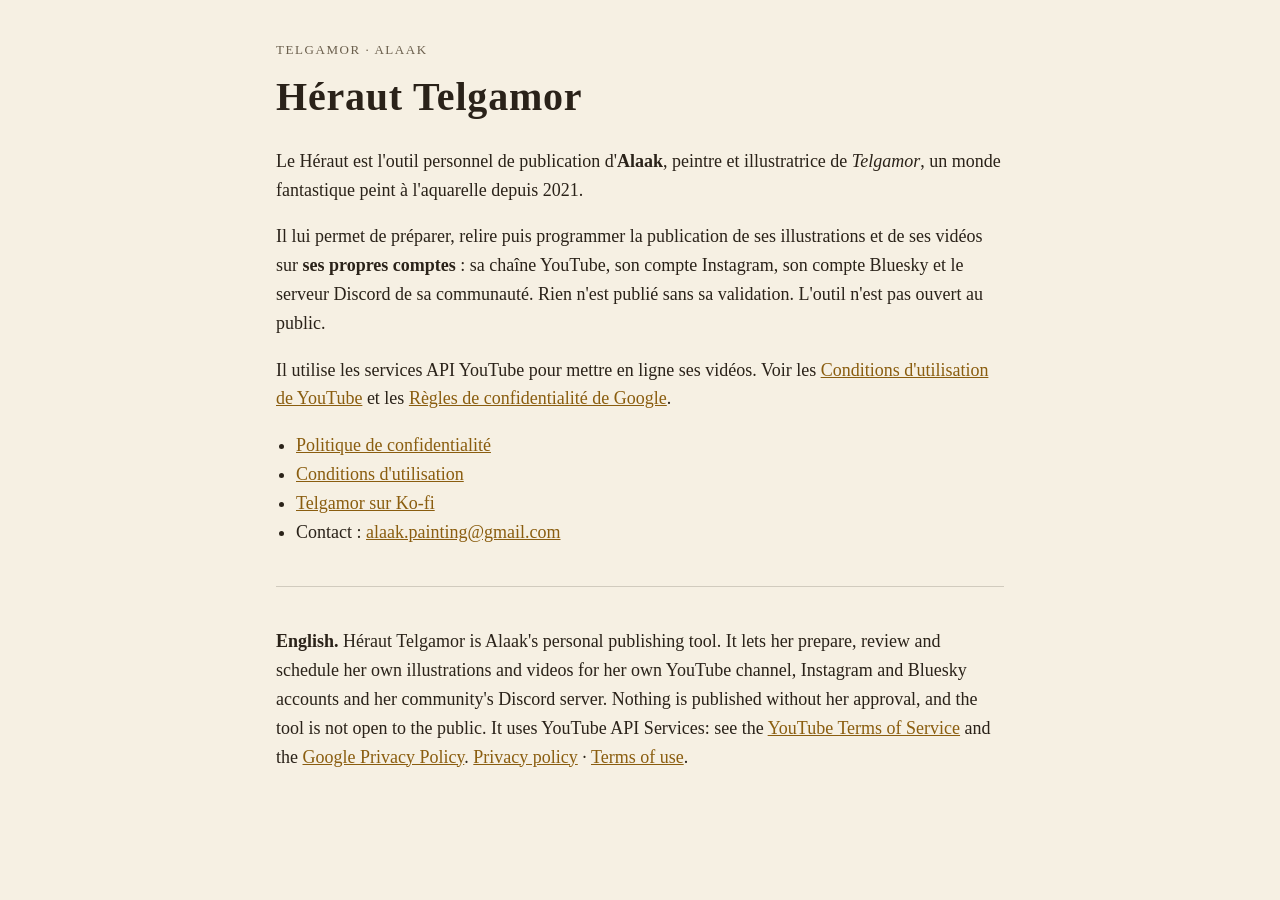
<file: index.html>
<!doctype html>
<html lang="fr">
<head>
<meta charset="utf-8">
<meta name="viewport" content="width=device-width, initial-scale=1">
<title>Héraut Telgamor</title>
<meta name="description" content="Le Héraut Telgamor publie les illustrations et vidéos d'Alaak sur ses propres comptes.">
<link rel="icon" href="icon-192.png" type="image/png">
<link rel="stylesheet" href="pages.css">
</head>
<body>
<main>
<p class="sur-titre">Telgamor · Alaak</p>
<h1>Héraut Telgamor</h1>
<p>Le Héraut est l'outil personnel de publication d'<strong>Alaak</strong>, peintre et illustratrice de <em>Telgamor</em>, un monde fantastique peint à l'aquarelle depuis 2021.</p>
<p>Il lui permet de préparer, relire puis programmer la publication de ses illustrations et de ses vidéos sur <strong>ses propres comptes</strong> : sa chaîne YouTube, son compte Instagram, son compte Bluesky et le serveur Discord de sa communauté. Rien n'est publié sans sa validation. L'outil n'est pas ouvert au public.</p>
<p>Il utilise les services API YouTube pour mettre en ligne ses vidéos. Voir les <a href="https://www.youtube.com/t/terms">Conditions d'utilisation de YouTube</a> et les <a href="https://policies.google.com/privacy">Règles de confidentialité de Google</a>.</p>
<ul class="liens">
<li><a href="confidentialite.html">Politique de confidentialité</a></li>
<li><a href="conditions.html">Conditions d'utilisation</a></li>
<li><a href="https://ko-fi.com/telgamor">Telgamor sur Ko-fi</a></li>
<li>Contact : <a href="mailto:alaak.painting@gmail.com">alaak.painting@gmail.com</a></li>
</ul>
<hr>
<p lang="en"><strong>English.</strong> Héraut Telgamor is Alaak's personal publishing tool. It lets her prepare, review and schedule her own illustrations and videos for her own YouTube channel, Instagram and Bluesky accounts and her community's Discord server. Nothing is published without her approval, and the tool is not open to the public. It uses YouTube API Services: see the <a href="https://www.youtube.com/t/terms">YouTube Terms of Service</a> and the <a href="https://policies.google.com/privacy">Google Privacy Policy</a>. <a href="confidentialite.html#english">Privacy policy</a> · <a href="conditions.html#english">Terms of use</a>.</p>
</main>
</body>
</html>
</file>
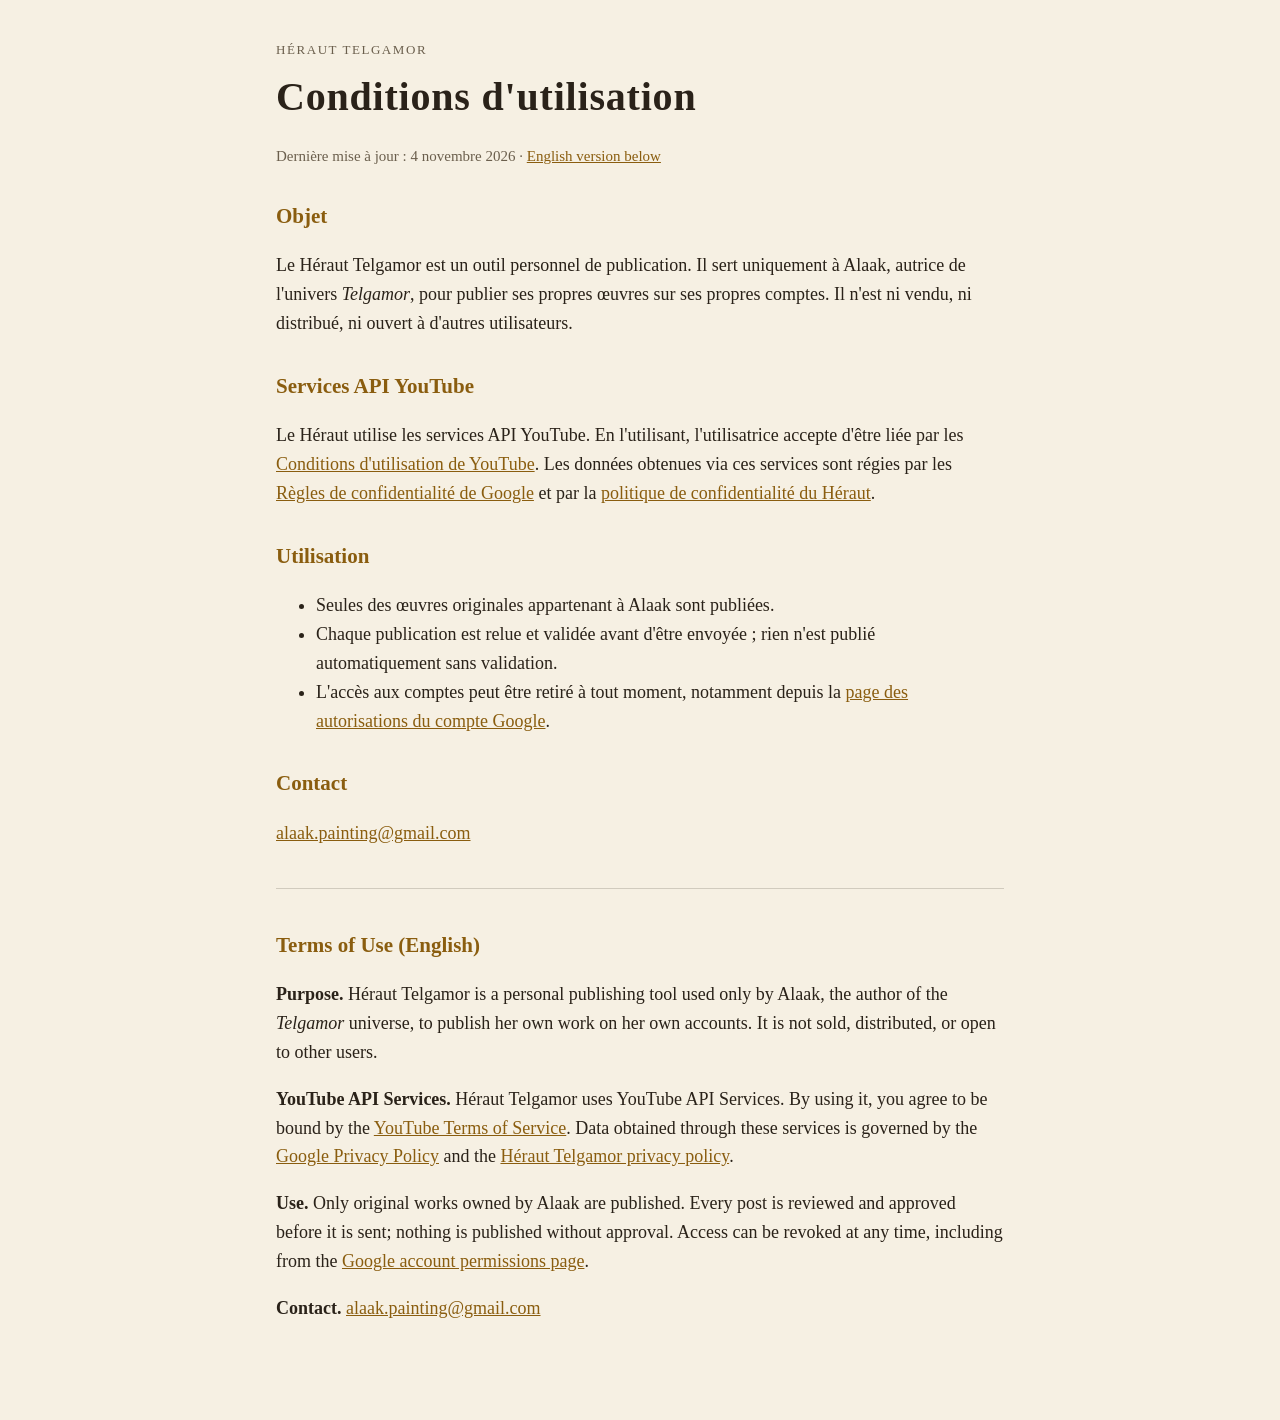
<file: conditions.html>
<!doctype html>
<html lang="fr">
<head>
<meta charset="utf-8">
<meta name="viewport" content="width=device-width, initial-scale=1">
<title>Conditions d'utilisation · Héraut Telgamor</title>
<meta name="description" content="Conditions d'utilisation du Héraut Telgamor, l'outil de publication personnel d'Alaak.">
<link rel="icon" href="icon-192.png" type="image/png">
<link rel="stylesheet" href="pages.css">
</head>
<body>
<main>
<p class="sur-titre"><a href="./">Héraut Telgamor</a></p>
<h1>Conditions d'utilisation</h1>
<p class="maj">Dernière mise à jour : 4 novembre 2026 · <a href="#english">English version below</a></p>

<h2>Objet</h2>
<p>Le Héraut Telgamor est un outil personnel de publication. Il sert uniquement à Alaak, autrice de l'univers <em>Telgamor</em>, pour publier ses propres œuvres sur ses propres comptes. Il n'est ni vendu, ni distribué, ni ouvert à d'autres utilisateurs.</p>

<h2>Services API YouTube</h2>
<p>Le Héraut utilise les services API YouTube. En l'utilisant, l'utilisatrice accepte d'être liée par les <a href="https://www.youtube.com/t/terms">Conditions d'utilisation de YouTube</a>. Les données obtenues via ces services sont régies par les <a href="https://policies.google.com/privacy">Règles de confidentialité de Google</a> et par la <a href="confidentialite.html">politique de confidentialité du Héraut</a>.</p>

<h2>Utilisation</h2>
<ul>
<li>Seules des œuvres originales appartenant à Alaak sont publiées.</li>
<li>Chaque publication est relue et validée avant d'être envoyée ; rien n'est publié automatiquement sans validation.</li>
<li>L'accès aux comptes peut être retiré à tout moment, notamment depuis la <a href="https://security.google.com/settings/security/permissions">page des autorisations du compte Google</a>.</li>
</ul>

<h2>Contact</h2>
<p><a href="mailto:alaak.painting@gmail.com">alaak.painting@gmail.com</a></p>

<hr>

<h2 id="english">Terms of Use (English)</h2>
<p><strong>Purpose.</strong> Héraut Telgamor is a personal publishing tool used only by Alaak, the author of the <em>Telgamor</em> universe, to publish her own work on her own accounts. It is not sold, distributed, or open to other users.</p>
<p><strong>YouTube API Services.</strong> Héraut Telgamor uses YouTube API Services. By using it, you agree to be bound by the <a href="https://www.youtube.com/t/terms">YouTube Terms of Service</a>. Data obtained through these services is governed by the <a href="https://policies.google.com/privacy">Google Privacy Policy</a> and the <a href="confidentialite.html#english">Héraut Telgamor privacy policy</a>.</p>
<p><strong>Use.</strong> Only original works owned by Alaak are published. Every post is reviewed and approved before it is sent; nothing is published without approval. Access can be revoked at any time, including from the <a href="https://security.google.com/settings/security/permissions">Google account permissions page</a>.</p>
<p><strong>Contact.</strong> <a href="mailto:alaak.painting@gmail.com">alaak.painting@gmail.com</a></p>
</main>
</body>
</html>
</file>
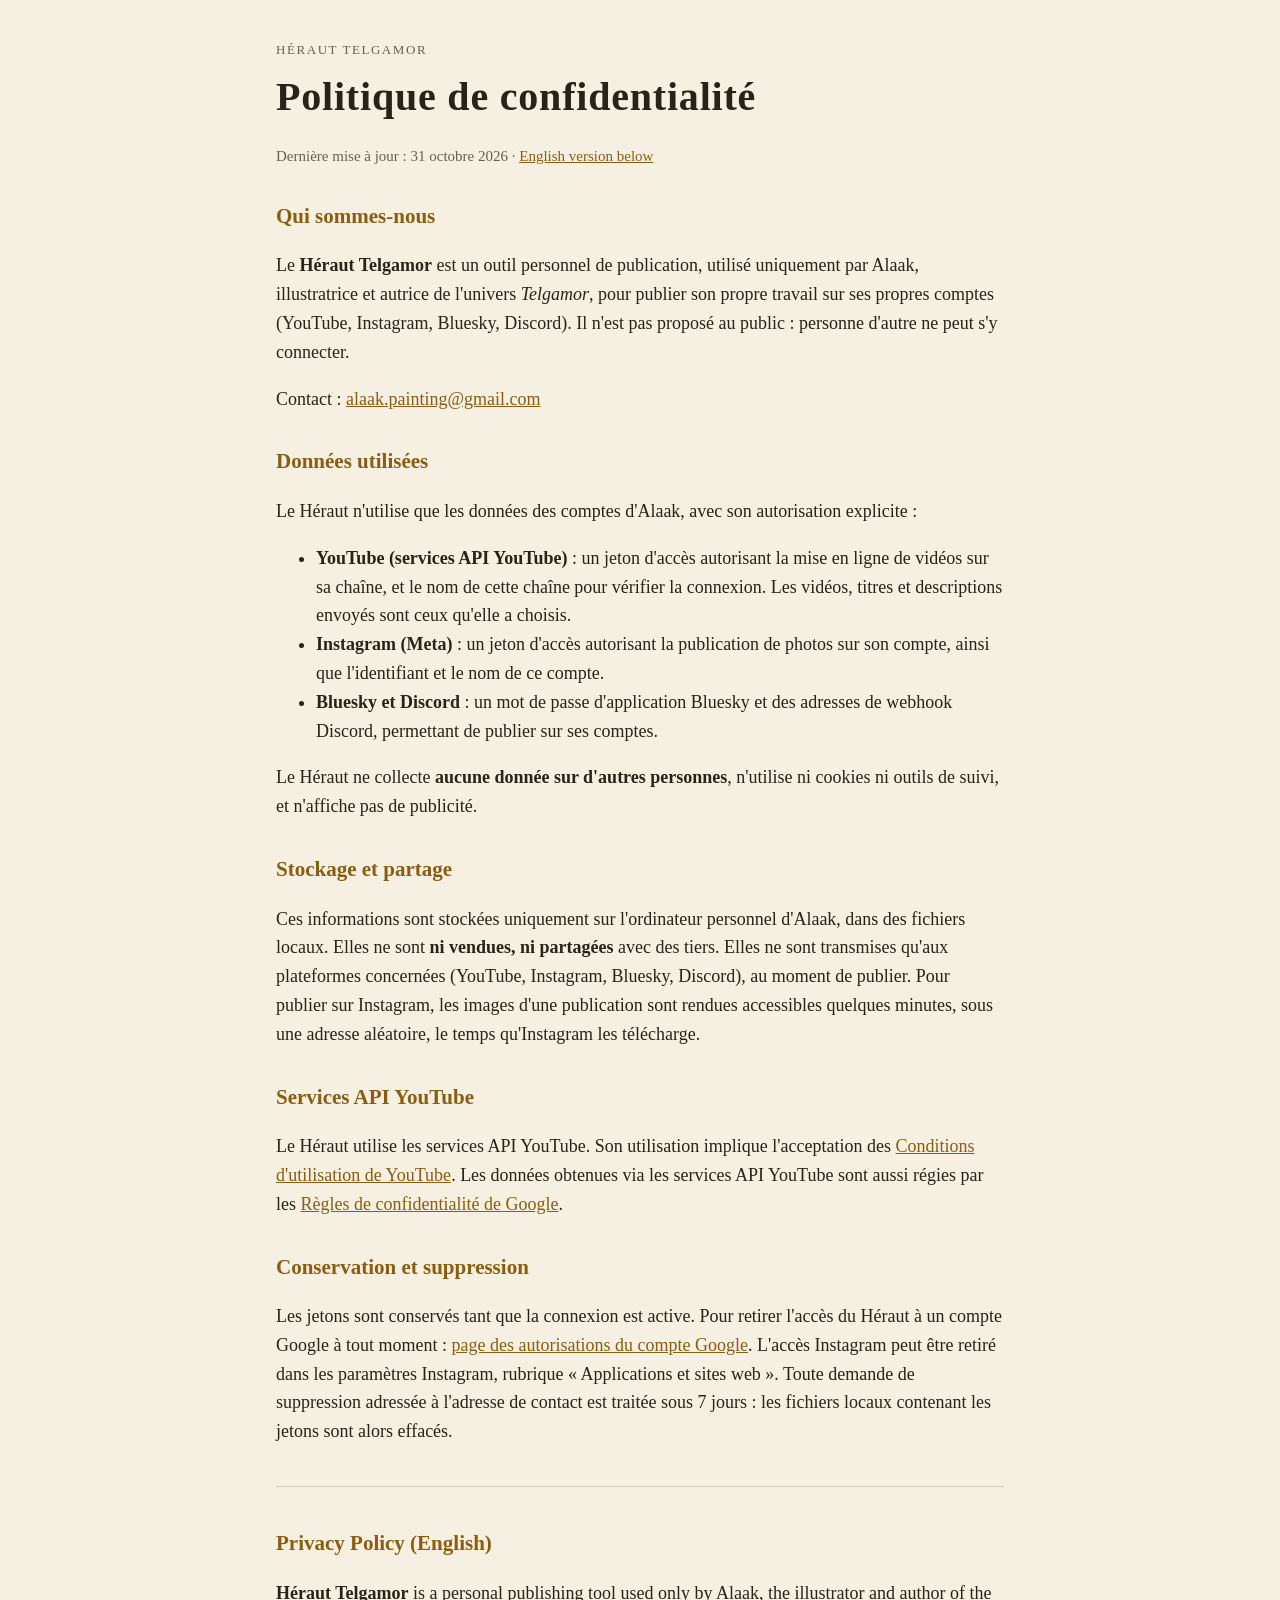
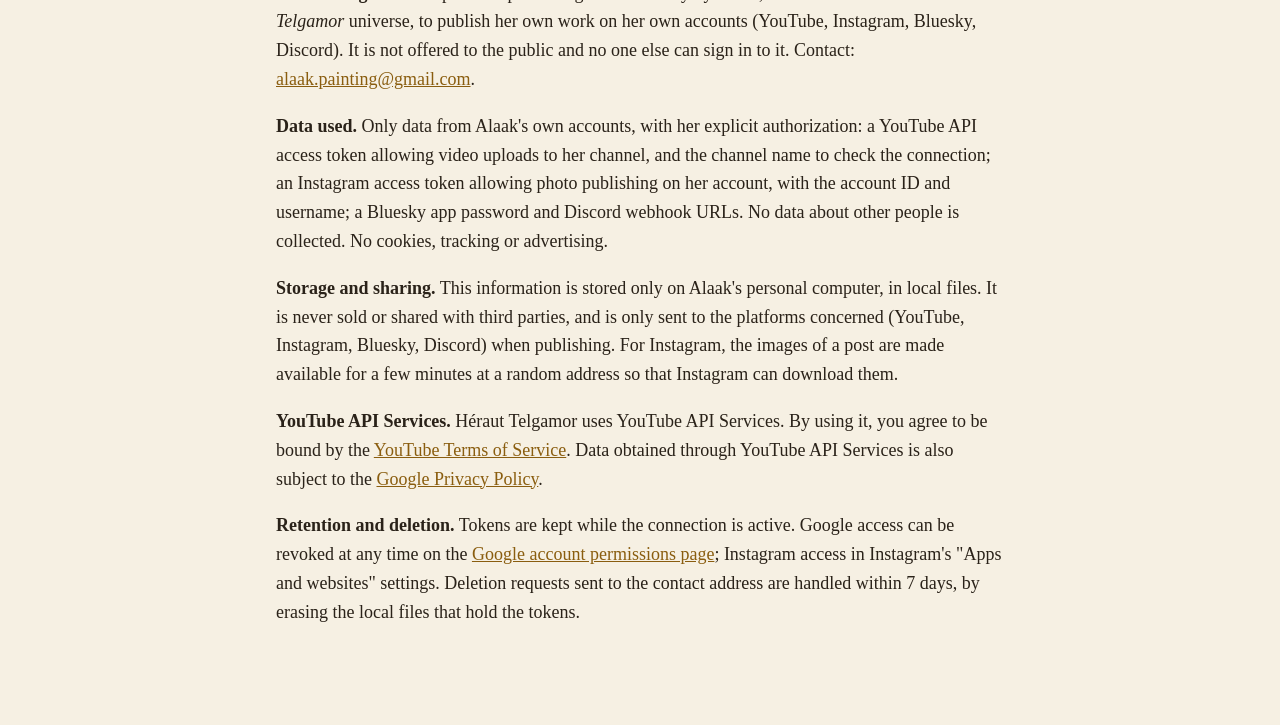
<file: confidentialite.html>
<!doctype html>
<html lang="fr">
<head>
<meta charset="utf-8">
<meta name="viewport" content="width=device-width, initial-scale=1">
<title>Politique de confidentialité · Héraut Telgamor</title>
<meta name="description" content="Politique de confidentialité du Héraut Telgamor, l'outil de publication d'Alaak pour l'univers Telgamor.">
<link rel="icon" href="icon-192.png" type="image/png">
<link rel="stylesheet" href="pages.css">
</head>
<body>
<main>
<p class="sur-titre"><a href="./">Héraut Telgamor</a></p>
<h1>Politique de confidentialité</h1>
<p class="maj">Dernière mise à jour : 31 octobre 2026 · <a href="#english">English version below</a></p>

<h2>Qui sommes-nous</h2>
<p>Le <strong>Héraut Telgamor</strong> est un outil personnel de publication, utilisé uniquement par Alaak, illustratrice et autrice de l'univers <em>Telgamor</em>, pour publier son propre travail sur ses propres comptes (YouTube, Instagram, Bluesky, Discord). Il n'est pas proposé au public : personne d'autre ne peut s'y connecter.</p>
<p>Contact : <a href="mailto:alaak.painting@gmail.com">alaak.painting@gmail.com</a></p>

<h2>Données utilisées</h2>
<p>Le Héraut n'utilise que les données des comptes d'Alaak, avec son autorisation explicite :</p>
<ul>
<li><strong>YouTube (services API YouTube)</strong> : un jeton d'accès autorisant la mise en ligne de vidéos sur sa chaîne, et le nom de cette chaîne pour vérifier la connexion. Les vidéos, titres et descriptions envoyés sont ceux qu'elle a choisis.</li>
<li><strong>Instagram (Meta)</strong> : un jeton d'accès autorisant la publication de photos sur son compte, ainsi que l'identifiant et le nom de ce compte.</li>
<li><strong>Bluesky et Discord</strong> : un mot de passe d'application Bluesky et des adresses de webhook Discord, permettant de publier sur ses comptes.</li>
</ul>
<p>Le Héraut ne collecte <strong>aucune donnée sur d'autres personnes</strong>, n'utilise ni cookies ni outils de suivi, et n'affiche pas de publicité.</p>

<h2>Stockage et partage</h2>
<p>Ces informations sont stockées uniquement sur l'ordinateur personnel d'Alaak, dans des fichiers locaux. Elles ne sont <strong>ni vendues, ni partagées</strong> avec des tiers. Elles ne sont transmises qu'aux plateformes concernées (YouTube, Instagram, Bluesky, Discord), au moment de publier. Pour publier sur Instagram, les images d'une publication sont rendues accessibles quelques minutes, sous une adresse aléatoire, le temps qu'Instagram les télécharge.</p>

<h2>Services API YouTube</h2>
<p>Le Héraut utilise les services API YouTube. Son utilisation implique l'acceptation des <a href="https://www.youtube.com/t/terms">Conditions d'utilisation de YouTube</a>. Les données obtenues via les services API YouTube sont aussi régies par les <a href="https://policies.google.com/privacy">Règles de confidentialité de Google</a>.</p>

<h2>Conservation et suppression</h2>
<p>Les jetons sont conservés tant que la connexion est active. Pour retirer l'accès du Héraut à un compte Google à tout moment : <a href="https://security.google.com/settings/security/permissions">page des autorisations du compte Google</a>. L'accès Instagram peut être retiré dans les paramètres Instagram, rubrique « Applications et sites web ». Toute demande de suppression adressée à l'adresse de contact est traitée sous 7 jours : les fichiers locaux contenant les jetons sont alors effacés.</p>

<hr>

<h2 id="english">Privacy Policy (English)</h2>
<p><strong>Héraut Telgamor</strong> is a personal publishing tool used only by Alaak, the illustrator and author of the <em>Telgamor</em> universe, to publish her own work on her own accounts (YouTube, Instagram, Bluesky, Discord). It is not offered to the public and no one else can sign in to it. Contact: <a href="mailto:alaak.painting@gmail.com">alaak.painting@gmail.com</a>.</p>
<p><strong>Data used.</strong> Only data from Alaak's own accounts, with her explicit authorization: a YouTube API access token allowing video uploads to her channel, and the channel name to check the connection; an Instagram access token allowing photo publishing on her account, with the account ID and username; a Bluesky app password and Discord webhook URLs. No data about other people is collected. No cookies, tracking or advertising.</p>
<p><strong>Storage and sharing.</strong> This information is stored only on Alaak's personal computer, in local files. It is never sold or shared with third parties, and is only sent to the platforms concerned (YouTube, Instagram, Bluesky, Discord) when publishing. For Instagram, the images of a post are made available for a few minutes at a random address so that Instagram can download them.</p>
<p><strong>YouTube API Services.</strong> Héraut Telgamor uses YouTube API Services. By using it, you agree to be bound by the <a href="https://www.youtube.com/t/terms">YouTube Terms of Service</a>. Data obtained through YouTube API Services is also subject to the <a href="https://policies.google.com/privacy">Google Privacy Policy</a>.</p>
<p><strong>Retention and deletion.</strong> Tokens are kept while the connection is active. Google access can be revoked at any time on the <a href="https://security.google.com/settings/security/permissions">Google account permissions page</a>; Instagram access in Instagram's "Apps and websites" settings. Deletion requests sent to the contact address are handled within 7 days, by erasing the local files that hold the tokens.</p>
</main>
</body>
</html>
</file>
<file: pages.css>
/* Pages simples du site (Héraut, confidentialité) : vélin sur encre, comme le reste de Telgamor. */
:root { color-scheme: dark; --fond: #141a1f; --texte: #ecdfc6; --doux: #a9b8ad; --or: #dcae55; }
@media (prefers-color-scheme: light) { :root { color-scheme: light; --fond: #f6f0e3; --texte: #2a2219; --doux: #6b5f4d; --or: #8a5d0f; } }
* { box-sizing: border-box; }
body { margin: 0; background: var(--fond); color: var(--texte); font: 18px/1.6 Georgia, "Times New Roman", serif; }
main { max-width: 760px; margin: 0 auto; padding: 40px 16px 80px; }
h1 { font-size: clamp(28px, 6vw, 40px); margin: 4px 0 12px; letter-spacing: .02em; }
h2 { font-size: 21px; margin: 32px 0 8px; color: var(--or); }
a { color: var(--or); }
.sur-titre { margin: 0; color: var(--doux); text-transform: uppercase; letter-spacing: .12em; font-size: 13px; }
.sur-titre a { color: inherit; text-decoration: none; }
.maj { color: var(--doux); font-size: 15px; }
hr { border: 0; border-top: 1px solid color-mix(in srgb, var(--texte) 18%, transparent); margin: 40px 0; }
.liens { padding-left: 20px; }
</file>
